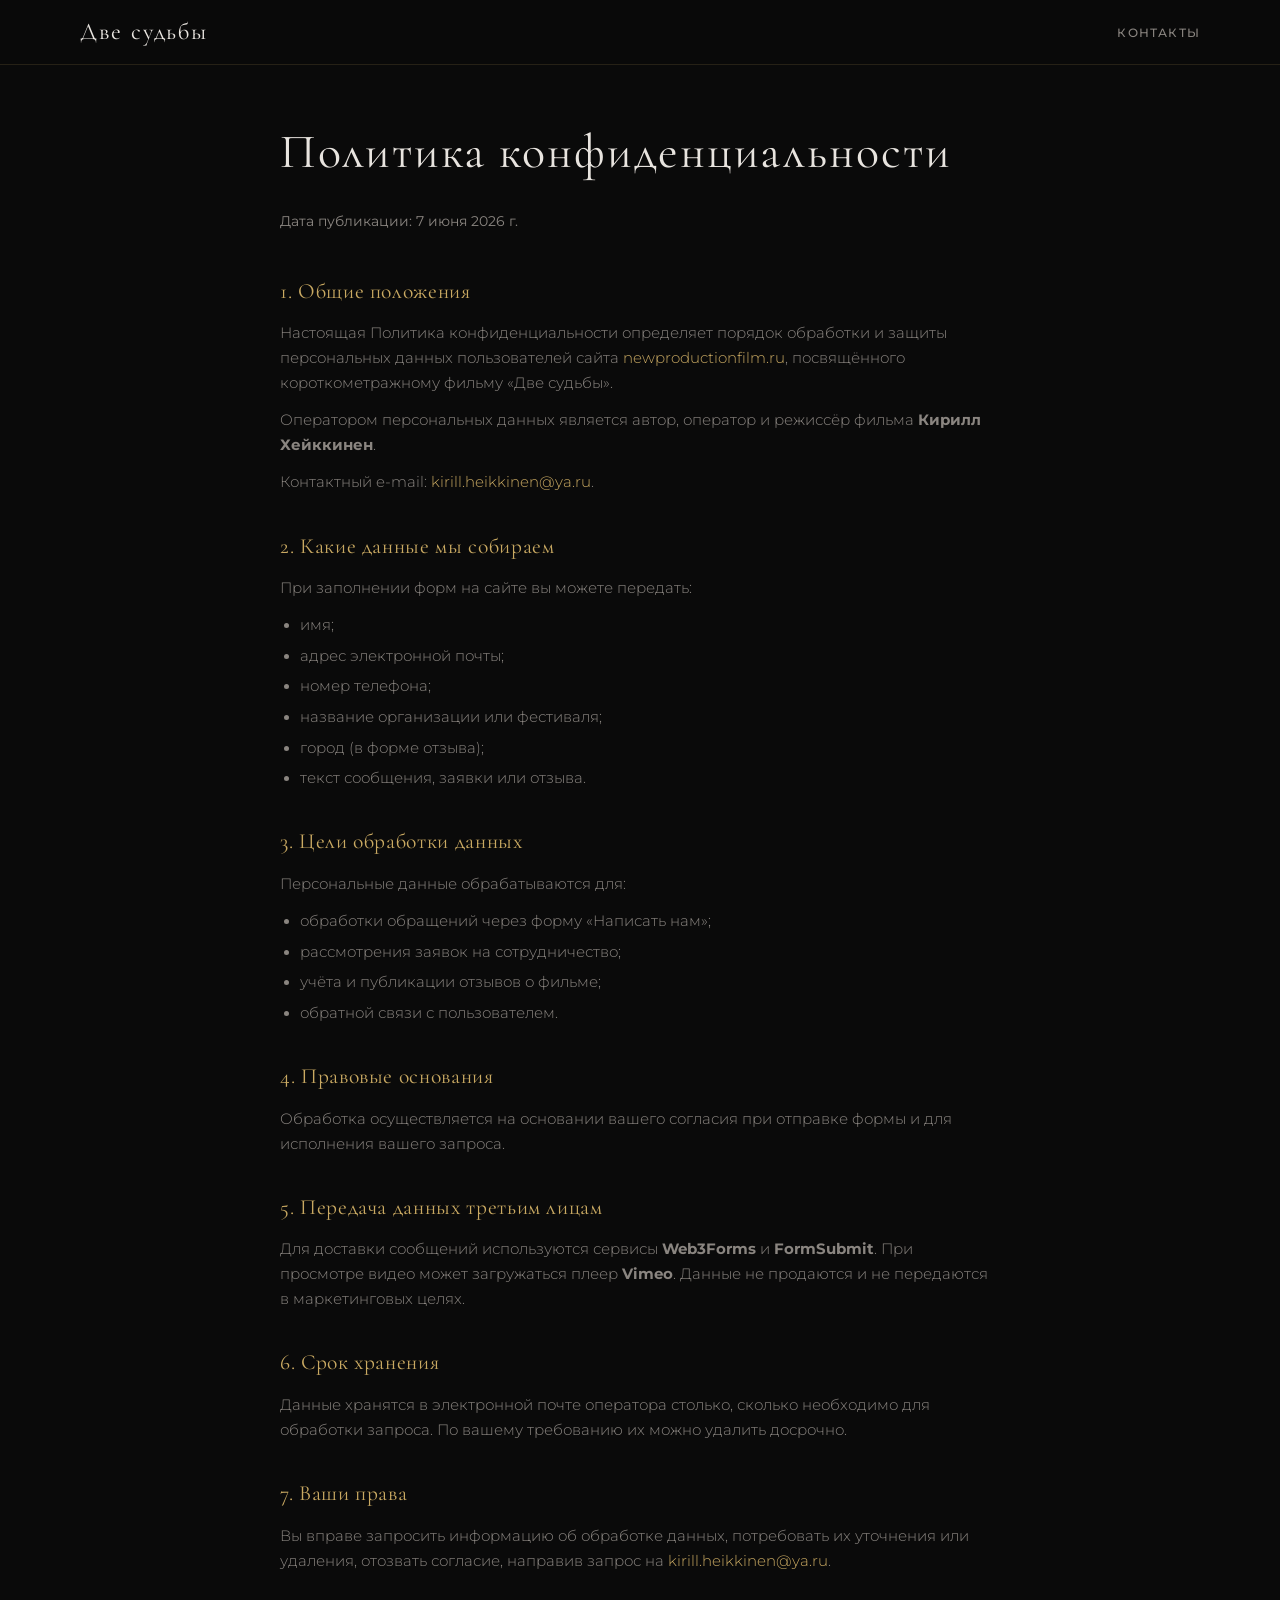
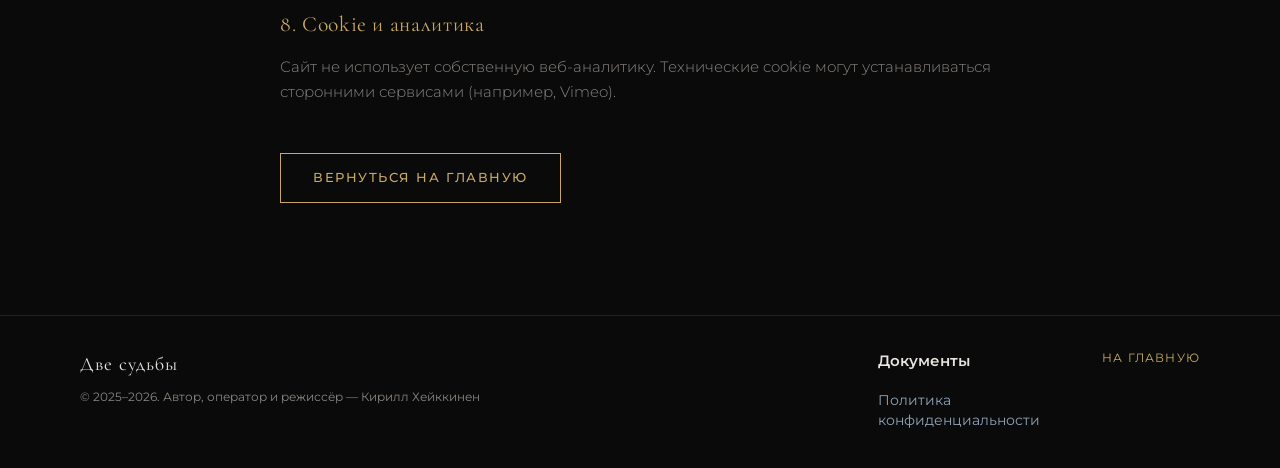
<file: privacy.html>
<!DOCTYPE html>
<html lang="ru">
<head>
  <meta charset="UTF-8">
  <meta name="viewport" content="width=device-width, initial-scale=1.0">
  <meta name="description" content="Политика конфиденциальности сайта короткометражного фильма «Две судьбы».">
  <title>Политика конфиденциальности — Две судьбы</title>
  <link rel="preconnect" href="https://fonts.googleapis.com">
  <link rel="preconnect" href="https://fonts.gstatic.com" crossorigin>
  <link href="https://fonts.googleapis.com/css2?family=Cormorant+Garamond:ital,wght@0,400;0,600;1,400&family=Montserrat:wght@300;400;500;600&display=swap" rel="stylesheet">
  <link rel="stylesheet" href="styles.css">
</head>
<body>
  <header class="header" id="top">
    <nav class="nav container">
      <a href="index.html" class="nav__logo">Две судьбы</a>
      <button class="nav__toggle" aria-label="Открыть меню" aria-expanded="false">
        <span></span><span></span><span></span>
      </button>
      <ul class="nav__list">
        <li><a href="index.html#contact">Контакты</a></li>
      </ul>
    </nav>
  </header>

  <main class="legal section">
    <div class="container legal__content">
      <h1 class="section__title">Политика конфиденциальности</h1>
      <p class="legal__updated">Дата публикации: 7 июня 2026 г.</p>

      <section class="legal__block">
        <h2>1. Общие положения</h2>
        <p>
          Настоящая Политика конфиденциальности определяет порядок обработки и защиты персональных
          данных пользователей сайта
          <a href="https://newproductionfilm.ru">newproductionfilm.ru</a>,
          посвящённого короткометражному фильму «Две судьбы».
        </p>
        <p>
          Оператором персональных данных является автор, оператор и режиссёр фильма
          <strong>Кирилл Хейккинен</strong>.
        </p>
        <p>
          Контактный e-mail:
          <a href="mailto:kirill.heikkinen@ya.ru">kirill.heikkinen@ya.ru</a>.
        </p>
      </section>

      <section class="legal__block">
        <h2>2. Какие данные мы собираем</h2>
        <p>При заполнении форм на сайте вы можете передать:</p>
        <ul>
          <li>имя;</li>
          <li>адрес электронной почты;</li>
          <li>номер телефона;</li>
          <li>название организации или фестиваля;</li>
          <li>город (в форме отзыва);</li>
          <li>текст сообщения, заявки или отзыва.</li>
        </ul>
      </section>

      <section class="legal__block">
        <h2>3. Цели обработки данных</h2>
        <p>Персональные данные обрабатываются для:</p>
        <ul>
          <li>обработки обращений через форму «Написать нам»;</li>
          <li>рассмотрения заявок на сотрудничество;</li>
          <li>учёта и публикации отзывов о фильме;</li>
          <li>обратной связи с пользователем.</li>
        </ul>
      </section>

      <section class="legal__block">
        <h2>4. Правовые основания</h2>
        <p>
          Обработка осуществляется на основании вашего согласия при отправке формы
          и для исполнения вашего запроса.
        </p>
      </section>

      <section class="legal__block">
        <h2>5. Передача данных третьим лицам</h2>
        <p>
          Для доставки сообщений используются сервисы <strong>Web3Forms</strong> и <strong>FormSubmit</strong>.
          При просмотре видео может загружаться плеер <strong>Vimeo</strong>.
          Данные не продаются и не передаются в маркетинговых целях.
        </p>
      </section>

      <section class="legal__block">
        <h2>6. Срок хранения</h2>
        <p>
          Данные хранятся в электронной почте оператора столько, сколько необходимо для обработки запроса.
          По вашему требованию их можно удалить досрочно.
        </p>
      </section>

      <section class="legal__block">
        <h2>7. Ваши права</h2>
        <p>
          Вы вправе запросить информацию об обработке данных, потребовать их уточнения или удаления,
          отозвать согласие, направив запрос на
          <a href="mailto:kirill.heikkinen@ya.ru">kirill.heikkinen@ya.ru</a>.
        </p>
      </section>

      <section class="legal__block">
        <h2>8. Cookie и аналитика</h2>
        <p>
          Сайт не использует собственную веб-аналитику. Технические cookie могут устанавливаться
          сторонними сервисами (например, Vimeo).
        </p>
      </section>

      <p class="legal__back">
        <a href="index.html" class="btn btn--outline">Вернуться на главную</a>
      </p>
    </div>
  </main>

  <footer class="footer">
    <div class="container footer__inner">
      <div class="footer__brand">
        <p class="footer__title">Две судьбы</p>
        <p class="footer__copy">© 2025–2026. Автор, оператор и режиссёр — Кирилл Хейккинен</p>
      </div>
      <div class="footer__docs">
        <p class="footer__docs-title">Документы</p>
        <a href="/privacy.html" class="footer__docs-link">Политика конфиденциальности</a>
      </div>
      <a href="index.html" class="footer__top">На главную</a>
    </div>
  </footer>

  <script src="script.js"></script>
</body>
</html>
</file>
<file: styles.css>
/* ===== Variables ===== */
@font-face {
  font-family: 'MADE Evolve Sans EVO';
  font-style: normal;
  font-weight: 400;
  font-display: swap;
  src: url('fonts/made-evolve-sans-evo-regular.woff') format('woff');
}

:root {
  --bg: #0a0a0a;
  --bg-elevated: #111111;
  --bg-card: #161616;
  --text: #e8e4df;
  --text-muted: #8a8580;
  --accent: #c9a962;
  --accent-dim: #9a7d3a;
  --border: rgba(201, 169, 98, 0.15);
  --font-display: 'Cormorant Garamond', Georgia, serif;
  --font-body: 'Montserrat', system-ui, sans-serif;
  --container: min(1120px, 92vw);
  --radius: 4px;
  --transition: 0.35s cubic-bezier(0.4, 0, 0.2, 1);
}

/* ===== Reset ===== */
*, *::before, *::after { box-sizing: border-box; margin: 0; padding: 0; }

html {
  scroll-behavior: smooth;
  font-size: 16px;
}

body {
  font-family: var(--font-body);
  background: var(--bg);
  color: var(--text);
  line-height: 1.7;
  overflow-x: hidden;
}

img, video, iframe { display: block; max-width: 100%; }

a { color: var(--accent); text-decoration: none; transition: color var(--transition); }
a:hover { color: #dfc87a; }

.container { width: var(--container); margin-inline: auto; }

/* ===== Typography ===== */
.section { padding: clamp(4rem, 10vw, 7rem) 0; }

.section__title {
  font-family: var(--font-display);
  font-size: clamp(2rem, 5vw, 3rem);
  font-weight: 400;
  letter-spacing: 0.04em;
  margin-bottom: 1rem;
}

.section__subtitle {
  color: var(--text-muted);
  font-size: 0.95rem;
  font-weight: 300;
  max-width: 520px;
}

.section__header { margin-bottom: 2.5rem; }

/* ===== Buttons ===== */
.btn {
  display: inline-flex;
  align-items: center;
  justify-content: center;
  min-height: 44px;
  touch-action: manipulation;
  -webkit-tap-highlight-color: rgba(201, 169, 98, 0.2);
  padding: 0.85rem 2rem;
  font-family: var(--font-body);
  font-size: 0.8rem;
  font-weight: 500;
  letter-spacing: 0.12em;
  text-transform: uppercase;
  border: none;
  cursor: pointer;
  transition: all var(--transition);
}

.btn--primary {
  background: var(--accent);
  color: var(--bg);
}

.btn--primary:hover {
  background: #dfc87a;
  color: var(--bg);
}

.btn--outline {
  background: transparent;
  color: var(--accent);
  border: 1px solid var(--accent);
}

.btn--outline:hover {
  background: var(--accent);
  color: var(--bg);
}

.btn--full { width: 100%; }

/* ===== Header ===== */
.header {
  position: fixed;
  top: 0;
  left: 0;
  right: 0;
  z-index: 100;
  background: rgba(10, 10, 10, 0.85);
  backdrop-filter: blur(12px);
  border-bottom: 1px solid var(--border);
}

.nav {
  display: flex;
  align-items: center;
  justify-content: space-between;
  height: 64px;
}

.nav__logo {
  font-family: var(--font-display);
  font-size: 1.5rem;
  color: var(--text);
  letter-spacing: 0.08em;
}

.nav__logo:hover { color: var(--accent); }

.nav__list {
  display: flex;
  gap: 1.75rem;
  list-style: none;
}

.nav__list a {
  color: var(--text-muted);
  font-size: 0.75rem;
  font-weight: 500;
  letter-spacing: 0.1em;
  text-transform: uppercase;
}

.nav__list a:hover { color: var(--text); }

.nav__toggle {
  display: none;
  flex-direction: column;
  gap: 5px;
  background: none;
  border: none;
  cursor: pointer;
  padding: 4px;
}

.nav__toggle span {
  display: block;
  width: 24px;
  height: 2px;
  background: var(--text);
  transition: var(--transition);
}

/* ===== Hero ===== */
.hero {
  position: relative;
  background: var(--bg);
  padding: calc(64px + 1.5rem) 0 4rem;
}

.hero__intro {
  text-align: center;
  margin-bottom: 1.75rem;
}

.hero__label {
  font-size: 0.7rem;
  letter-spacing: 0.25em;
  text-transform: uppercase;
  color: var(--accent);
  margin-bottom: 1rem;
}

.hero__title {
  font-family: 'MADE Evolve Sans EVO', var(--font-body), sans-serif;
  font-size: clamp(2.5rem, 10vw, 5.5rem);
  font-weight: 400;
  line-height: 1;
  letter-spacing: 0.06em;
  margin: 0;
}

.hero__photo {
  width: 100%;
  margin: 0;
  line-height: 0;
}

.hero__photo img {
  width: 100%;
  max-width: none;
  height: auto;
  display: block;
}

.hero__footer {
  text-align: center;
  max-width: 720px;
  margin-top: 2rem;
}

.hero__tagline {
  font-family: var(--font-display);
  font-size: clamp(1.1rem, 2.5vw, 1.45rem);
  font-style: italic;
  font-weight: 400;
  color: var(--text-muted);
  line-height: 1.6;
  margin: 0 0 2rem;
}

.hero__scroll {
  position: absolute;
  bottom: 2rem;
  left: 50%;
  transform: translateX(-50%);
  z-index: 2;
  display: flex;
  flex-direction: column;
  align-items: center;
  gap: 0.5rem;
  color: var(--text-muted);
  font-size: 0.65rem;
  letter-spacing: 0.2em;
  text-transform: uppercase;
  animation: bounce 2.5s ease-in-out infinite;
}

@keyframes bounce {
  0%, 100% { transform: translateX(-50%) translateY(0); }
  50% { transform: translateX(-50%) translateY(8px); }
}

/* ===== About ===== */
.about { background: var(--bg-elevated); }

.about__grid {
  display: grid;
  grid-template-columns: 1fr 1fr;
  gap: 3rem;
  align-items: start;
}

.about__text p {
  color: var(--text-muted);
  margin-bottom: 1.25rem;
  font-weight: 300;
}

.about__text strong { color: var(--accent); font-weight: 500; }

.about__stats {
  display: grid;
  grid-template-columns: 1fr 1fr;
  gap: 1rem;
}

.stat {
  background: var(--bg-card);
  border: 1px solid var(--border);
  padding: 1.5rem;
  text-align: center;
}

.stat__number {
  display: block;
  font-family: var(--font-display);
  font-size: 2rem;
  color: var(--accent);
  margin-bottom: 0.5rem;
}

.stat__label {
  font-size: 0.75rem;
  color: var(--text-muted);
  letter-spacing: 0.05em;
}

/* ===== Video ===== */
.video-block { max-width: 900px; margin-inline: auto; }

.video-wrapper {
  position: relative;
  aspect-ratio: 16 / 9;
  background: #000;
  border: 1px solid var(--border);
  overflow: hidden;
}

.video-wrapper iframe,
.video-wrapper video {
  position: absolute;
  inset: 0;
  width: 100%;
  height: 100%;
  border: none;
}

.video-poster {
  position: absolute;
  inset: 0;
  display: flex;
  flex-direction: column;
  align-items: center;
  justify-content: center;
  gap: 1.25rem;
  width: 100%;
  height: 100%;
  margin: 0;
  padding: 2rem;
  border: none;
  background:
    radial-gradient(ellipse at center, rgba(201, 169, 98, 0.12) 0%, transparent 70%),
    #000;
  color: var(--text);
  font-family: var(--font-body);
  cursor: pointer;
  transition: background var(--transition), color var(--transition);
}

.video-poster:hover,
.video-poster:focus-visible {
  background:
    radial-gradient(ellipse at center, rgba(201, 169, 98, 0.2) 0%, transparent 70%),
    #0d0d0d;
  color: var(--accent);
  outline: none;
}

.video-poster__icon {
  color: var(--accent);
  transition: transform var(--transition), color var(--transition);
}

.video-poster:hover .video-poster__icon,
.video-poster:focus-visible .video-poster__icon {
  transform: scale(1.06);
  color: #dfc87a;
}

.video-poster__label {
  font-size: 0.8rem;
  letter-spacing: 0.2em;
  text-transform: uppercase;
}

.video-block__hint {
  margin-top: 1rem;
  font-size: 0.75rem;
  color: var(--text-muted);
  text-align: center;
}

.video-block__hint code {
  background: var(--bg-card);
  padding: 0.15em 0.4em;
  border-radius: 3px;
  font-size: 0.85em;
}

/* ===== Team ===== */
.team { background: var(--bg-elevated); }

.team__featured {
  max-width: 560px;
  margin: 2.5rem auto 0;
  text-align: center;
}

.team__featured-photo {
  overflow: hidden;
  background: linear-gradient(135deg, #1a1815 0%, #0d0d0d 100%);
  border: 1px solid var(--border);
}

.team__featured-photo img {
  width: 100%;
  height: auto;
  object-fit: cover;
}

.team__featured-caption {
  margin-top: 1.75rem;
  color: var(--text-muted);
  font-size: 1rem;
  font-weight: 300;
  line-height: 1.7;
}

.team__featured-caption p + p {
  margin-top: 1.25rem;
}

.team__grid {
  display: grid;
  grid-template-columns: repeat(auto-fit, minmax(280px, 1fr));
  gap: 2rem;
  margin-top: 2.5rem;
}

.team-card {
  display: flex;
  flex-direction: column;
  background: var(--bg-card);
  border: 1px solid var(--border);
  overflow: hidden;
}

.team-card__photo {
  aspect-ratio: 4 / 5;
  overflow: hidden;
  background: linear-gradient(135deg, #1a1815 0%, #0d0d0d 100%);
}

.team-card__photo img {
  width: 100%;
  height: 100%;
  object-fit: cover;
  transition: transform 0.6s ease;
}

.team-card:hover .team-card__photo img { transform: scale(1.04); }

.team-card__photo--placeholder::after {
  content: 'Фото';
  position: absolute;
  inset: 0;
  display: flex;
  align-items: center;
  justify-content: center;
  color: var(--text-muted);
  font-size: 0.85rem;
  letter-spacing: 0.1em;
}

.team-card__photo { position: relative; }

.team-card__info { padding: 1.5rem; }

.team-card__info h3 {
  font-family: var(--font-display);
  font-size: 1.6rem;
  font-weight: 400;
  margin-bottom: 0.35rem;
}

.team-card__role {
  color: var(--accent);
  font-size: 0.8rem;
  letter-spacing: 0.08em;
  text-transform: uppercase;
  margin-bottom: 0.5rem;
}

.team-card__desc {
  color: var(--text-muted);
  font-size: 0.9rem;
  font-weight: 300;
}

/* ===== Vertical Videos ===== */
.vertical-videos {
  display: flex;
  justify-content: center;
  gap: 2rem;
  flex-wrap: wrap;
}

.vertical-video { text-align: center; }

.vertical-video__frame {
  width: min(280px, 80vw);
  aspect-ratio: 9 / 16;
  background: #000;
  border: 1px solid var(--border);
  overflow: hidden;
  margin-inline: auto;
}

.vertical-video__frame video {
  width: 100%;
  height: 100%;
  object-fit: cover;
}

.vertical-video__frame--placeholder {
  display: flex;
  align-items: center;
  justify-content: center;
  background: var(--bg-card);
}

.vertical-video__coming {
  text-align: center;
  color: var(--text-muted);
}

.vertical-video__coming svg { margin: 0 auto 1rem; opacity: 0.4; }

.vertical-video__coming p {
  font-size: 0.85rem;
  line-height: 1.5;
}

.vertical-video__caption {
  margin-top: 0.75rem;
  font-size: 0.8rem;
  color: var(--text-muted);
  letter-spacing: 0.08em;
}

/* ===== Gallery ===== */
.gallery { background: var(--bg); }

.gallery__grid {
  display: grid;
  grid-template-columns: repeat(6, 1fr);
  gap: 1rem;
  max-width: 960px;
  margin-inline: auto;
}

.gallery__item {
  position: relative;
  overflow: hidden;
  border: 1px solid var(--border);
  padding: 0;
  cursor: pointer;
  background: var(--bg-card);
  min-height: 0;
}

.gallery__item--hero {
  grid-column: 1 / -1;
  aspect-ratio: 3 / 2;
}

.gallery__item--pair {
  grid-column: span 3;
  aspect-ratio: 3 / 2;
}

.gallery__item--trio {
  grid-column: span 2;
  aspect-ratio: 3 / 4;
}

.gallery__item img {
  width: 100%;
  height: 100%;
  object-fit: cover;
  object-position: center;
  transition: transform 0.6s ease, opacity 0.5s ease;
}

.gallery__item::after {
  content: '';
  position: absolute;
  inset: 0;
  background: rgba(201, 169, 98, 0);
  transition: background var(--transition);
  pointer-events: none;
}

.gallery__item:hover img { transform: scale(1.04); }
.gallery__item:hover::after { background: rgba(201, 169, 98, 0.1); }

.gallery__item:focus-visible {
  outline: 2px solid var(--accent);
  outline-offset: 2px;
}

@media (max-width: 720px) {
  .gallery__grid {
    grid-template-columns: repeat(2, 1fr);
    max-width: 100%;
  }

  .gallery__item--hero {
    grid-column: 1 / -1;
  }

  .gallery__item--pair {
    grid-column: span 1;
    aspect-ratio: 4 / 3;
  }

  .gallery__item--trio {
    grid-column: span 1;
    aspect-ratio: 3 / 4;
  }

  .gallery__item--trio:last-child {
    grid-column: 1 / -1;
    max-width: 50%;
    margin-inline: auto;
    width: 100%;
  }
}

@media (max-width: 520px) {
  .gallery__grid {
    grid-template-columns: 1fr;
    gap: 0.75rem;
  }

  .gallery__item--hero,
  .gallery__item--pair {
    grid-column: 1 / -1;
    max-width: none;
    aspect-ratio: 3 / 2;
  }

  .gallery__item--trio {
    grid-column: 1 / -1;
    max-width: none;
    aspect-ratio: 3 / 4;
  }
}

/* ===== Contact ===== */
.contact { background: var(--bg-elevated); }

.contact__grid {
  display: grid;
  grid-template-columns: 1fr 1.2fr;
  gap: 3rem;
  align-items: start;
}

.contact__info p {
  color: var(--text-muted);
  font-weight: 300;
  margin-bottom: 1.5rem;
}

.contact__links { list-style: none; }

.contact__links li {
  display: flex;
  align-items: center;
  gap: 0.75rem;
  margin-bottom: 0.75rem;
}

.contact__icon { font-size: 1.1rem; }

.contact__link-btn {
  background: none;
  border: none;
  padding: 0;
  font: inherit;
  color: var(--accent);
  cursor: pointer;
  text-align: left;
  transition: color var(--transition);
}

.contact__link-btn:hover { color: #dfc87a; }

.contact__write-btn { margin-top: 1.75rem; }

.contact-form,
.review-form {
  background: var(--bg-card);
  border: 1px solid var(--border);
  padding: 2rem;
}

.contact-form__title,
.review-form__title {
  font-family: var(--font-display);
  font-size: 1.3rem;
  font-weight: 400;
  margin-bottom: 1.5rem;
  line-height: 1.4;
}

.form-group { margin-bottom: 1.25rem; }

.form-row {
  display: grid;
  grid-template-columns: 1fr 1fr;
  gap: 1rem;
}

.form-group label {
  display: block;
  font-size: 0.7rem;
  letter-spacing: 0.1em;
  text-transform: uppercase;
  color: var(--text-muted);
  margin-bottom: 0.4rem;
}

.form-group input,
.form-group textarea {
  width: 100%;
  padding: 0.75rem 1rem;
  background: var(--bg);
  border: 1px solid var(--border);
  color: var(--text);
  font-family: var(--font-body);
  font-size: 0.9rem;
  transition: border-color var(--transition);
}

.form-group input:focus,
.form-group textarea:focus {
  outline: none;
  border-color: var(--accent);
}

.form-group textarea { resize: vertical; min-height: 100px; }

.form-success {
  margin-top: 1rem;
  color: var(--accent);
  font-size: 0.85rem;
  text-align: center;
}

.form-error {
  margin-top: 1rem;
  color: #c96a62;
  font-size: 0.85rem;
  text-align: center;
}

.form-checkbox {
  display: flex;
  align-items: flex-start;
  gap: 0.75rem;
  margin-bottom: 1.25rem;
}

.form-checkbox input[type="checkbox"] {
  width: 1rem;
  height: 1rem;
  margin-top: 0.2rem;
  flex-shrink: 0;
  accent-color: var(--accent);
  cursor: pointer;
}

.form-checkbox label {
  font-size: 0.85rem;
  font-weight: 300;
  color: var(--text-muted);
  line-height: 1.5;
  text-transform: none;
  letter-spacing: normal;
  cursor: pointer;
}

.form-botcheck {
  position: absolute;
  left: -9999px;
  opacity: 0;
  pointer-events: none;
}

/* ===== Modal ===== */
.modal {
  position: fixed;
  inset: 0;
  z-index: 300;
  display: flex;
  align-items: center;
  justify-content: center;
  padding: 1.5rem;
}

.modal[hidden] { display: none; }

.modal__backdrop {
  position: absolute;
  inset: 0;
  background: rgba(0, 0, 0, 0.88);
  backdrop-filter: blur(4px);
}

.modal__panel {
  position: relative;
  width: min(100%, 540px);
  max-height: min(92vh, 720px);
  overflow-y: auto;
  -webkit-overflow-scrolling: touch;
  z-index: 1;
}

.modal__panel .contact-form {
  margin: 0;
}

.modal__close {
  position: absolute;
  top: 0.75rem;
  right: 0.75rem;
  z-index: 2;
  background: none;
  border: none;
  color: var(--text-muted);
  font-size: 2rem;
  line-height: 1;
  cursor: pointer;
  padding: 0.25rem 0.5rem;
  transition: color var(--transition);
}

.modal__close:hover { color: var(--accent); }

/* ===== Reviews ===== */
.reviews__grid {
  display: grid;
  grid-template-columns: repeat(auto-fit, minmax(280px, 1fr));
  gap: 1.5rem;
  margin-bottom: 3rem;
}

.review-card {
  background: var(--bg-card);
  border: 1px solid var(--border);
  border-left: 3px solid var(--accent);
  padding: 1.75rem;
}

.review-card p {
  font-family: var(--font-display);
  font-size: 1.15rem;
  font-style: italic;
  line-height: 1.6;
  margin-bottom: 1rem;
}

.review-card footer {
  font-size: 0.75rem;
  color: var(--text-muted);
  letter-spacing: 0.05em;
}

.review-form { max-width: 640px; }

/* ===== Footer ===== */
.footer {
  position: relative;
  z-index: 10;
  border-top: 1px solid var(--border);
  padding: 2rem 0;
}

.footer__inner {
  display: grid;
  grid-template-columns: 1fr auto auto;
  align-items: start;
  gap: 2rem 3rem;
}

.footer__brand {
  min-width: 0;
}

.footer__title {
  font-family: var(--font-display);
  font-size: 1.2rem;
  letter-spacing: 0.06em;
}

.footer__copy {
  font-size: 0.75rem;
  color: var(--text-muted);
  margin-top: 0.35rem;
}

.footer__docs-title {
  font-size: 0.95rem;
  font-weight: 600;
  color: var(--text);
  margin-bottom: 0.6rem;
}

.footer__docs-link {
  display: inline-flex;
  align-items: center;
  max-width: 11rem;
  min-height: 44px;
  padding: 0.35rem 0;
  font-size: 0.88rem;
  font-weight: 400;
  line-height: 1.45;
  color: #8fa3b8;
  touch-action: manipulation;
  -webkit-tap-highlight-color: rgba(201, 169, 98, 0.2);
}

.footer__docs-link:hover {
  color: var(--accent);
}

.footer__top {
  font-size: 0.75rem;
  letter-spacing: 0.1em;
  text-transform: uppercase;
  white-space: nowrap;
}

@media (max-width: 720px) {
  .footer__inner {
    grid-template-columns: 1fr;
    gap: 1.5rem;
  }
}

/* ===== Legal pages ===== */
.legal__content {
  max-width: 720px;
}

.legal__updated {
  color: var(--text-muted);
  font-size: 0.85rem;
  margin-bottom: 2.5rem;
}

.legal__block {
  margin-bottom: 2rem;
}

.legal__block h2,
.legal__block h3 {
  font-family: var(--font-display);
  font-size: 1.35rem;
  font-weight: 400;
  letter-spacing: 0.03em;
  margin-bottom: 0.75rem;
  color: var(--accent);
}

.legal__block h3 {
  font-size: 1.15rem;
}

.legal__block p,
.legal__block li {
  color: var(--text-muted);
  font-size: 0.92rem;
  font-weight: 300;
}

.legal__block p {
  margin-bottom: 0.75rem;
}

.legal__block ul {
  margin: 0.5rem 0 0.75rem 1.25rem;
}

.legal__block li {
  margin-bottom: 0.35rem;
}

.legal__back {
  margin-top: 3rem;
}

/* ===== Lightbox ===== */
.lightbox {
  position: fixed;
  inset: 0;
  z-index: 200;
  background: rgba(0, 0, 0, 0.92);
  display: flex;
  align-items: center;
  justify-content: center;
}

.lightbox[hidden] { display: none; }

.lightbox__img {
  max-width: 90vw;
  max-height: 85vh;
  object-fit: contain;
}

.lightbox__close,
.lightbox__prev,
.lightbox__next {
  position: absolute;
  background: none;
  border: none;
  color: var(--text);
  font-size: 2rem;
  cursor: pointer;
  padding: 1rem;
  line-height: 1;
  transition: color var(--transition);
  z-index: 1;
}

.lightbox__close:hover,
.lightbox__prev:hover,
.lightbox__next:hover { color: var(--accent); }

.lightbox__close { top: 1rem; right: 1rem; font-size: 2.5rem; }
.lightbox__prev { left: 1rem; top: 50%; transform: translateY(-50%); }
.lightbox__next { right: 1rem; top: 50%; transform: translateY(-50%); }

/* ===== Reveal Animation ===== */
.reveal {
  opacity: 0;
  transform: translateY(24px);
  transition: opacity 0.7s ease, transform 0.7s ease;
}

.reveal.visible {
  opacity: 1;
  transform: translateY(0);
}

/* ===== Responsive ===== */
@media (max-width: 768px) {
  .nav__toggle {
    display: flex;
    min-width: 44px;
    min-height: 44px;
    align-items: center;
    justify-content: center;
  }

  .nav__list {
    display: none;
    position: fixed;
    top: 64px;
    left: 0;
    right: 0;
    background: rgba(10, 10, 10, 0.97);
    flex-direction: column;
    padding: 1.5rem 2rem 2rem;
    gap: 1.25rem;
    border-bottom: 1px solid var(--border);
    z-index: 99;
  }

  .nav__list.open {
    display: flex;
  }

  .about__grid,
  .contact__grid {
    grid-template-columns: 1fr;
  }

  .form-row { grid-template-columns: 1fr; }

  .about__stats { grid-template-columns: 1fr 1fr; }

  .hero__scroll { display: none; }
}

@media (max-width: 480px) {
  .about__stats { grid-template-columns: 1fr; }
}
</file>
